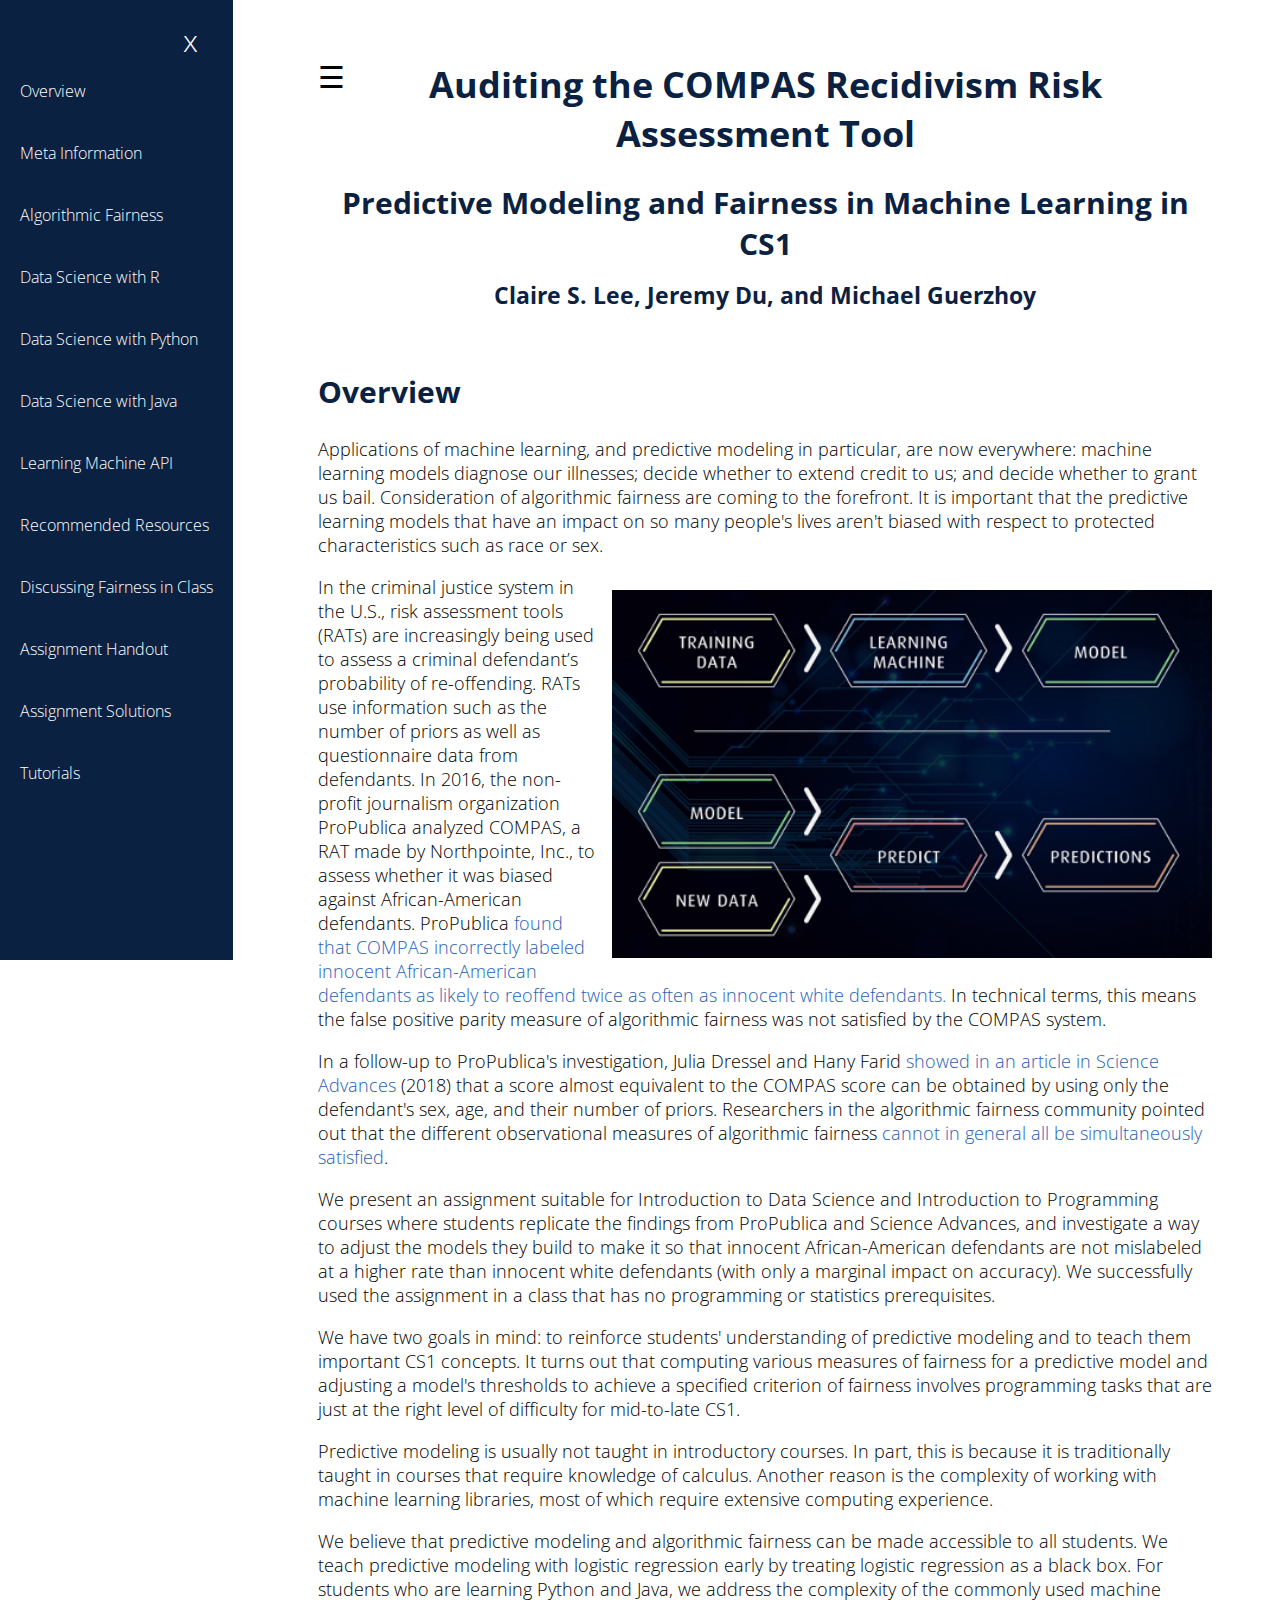
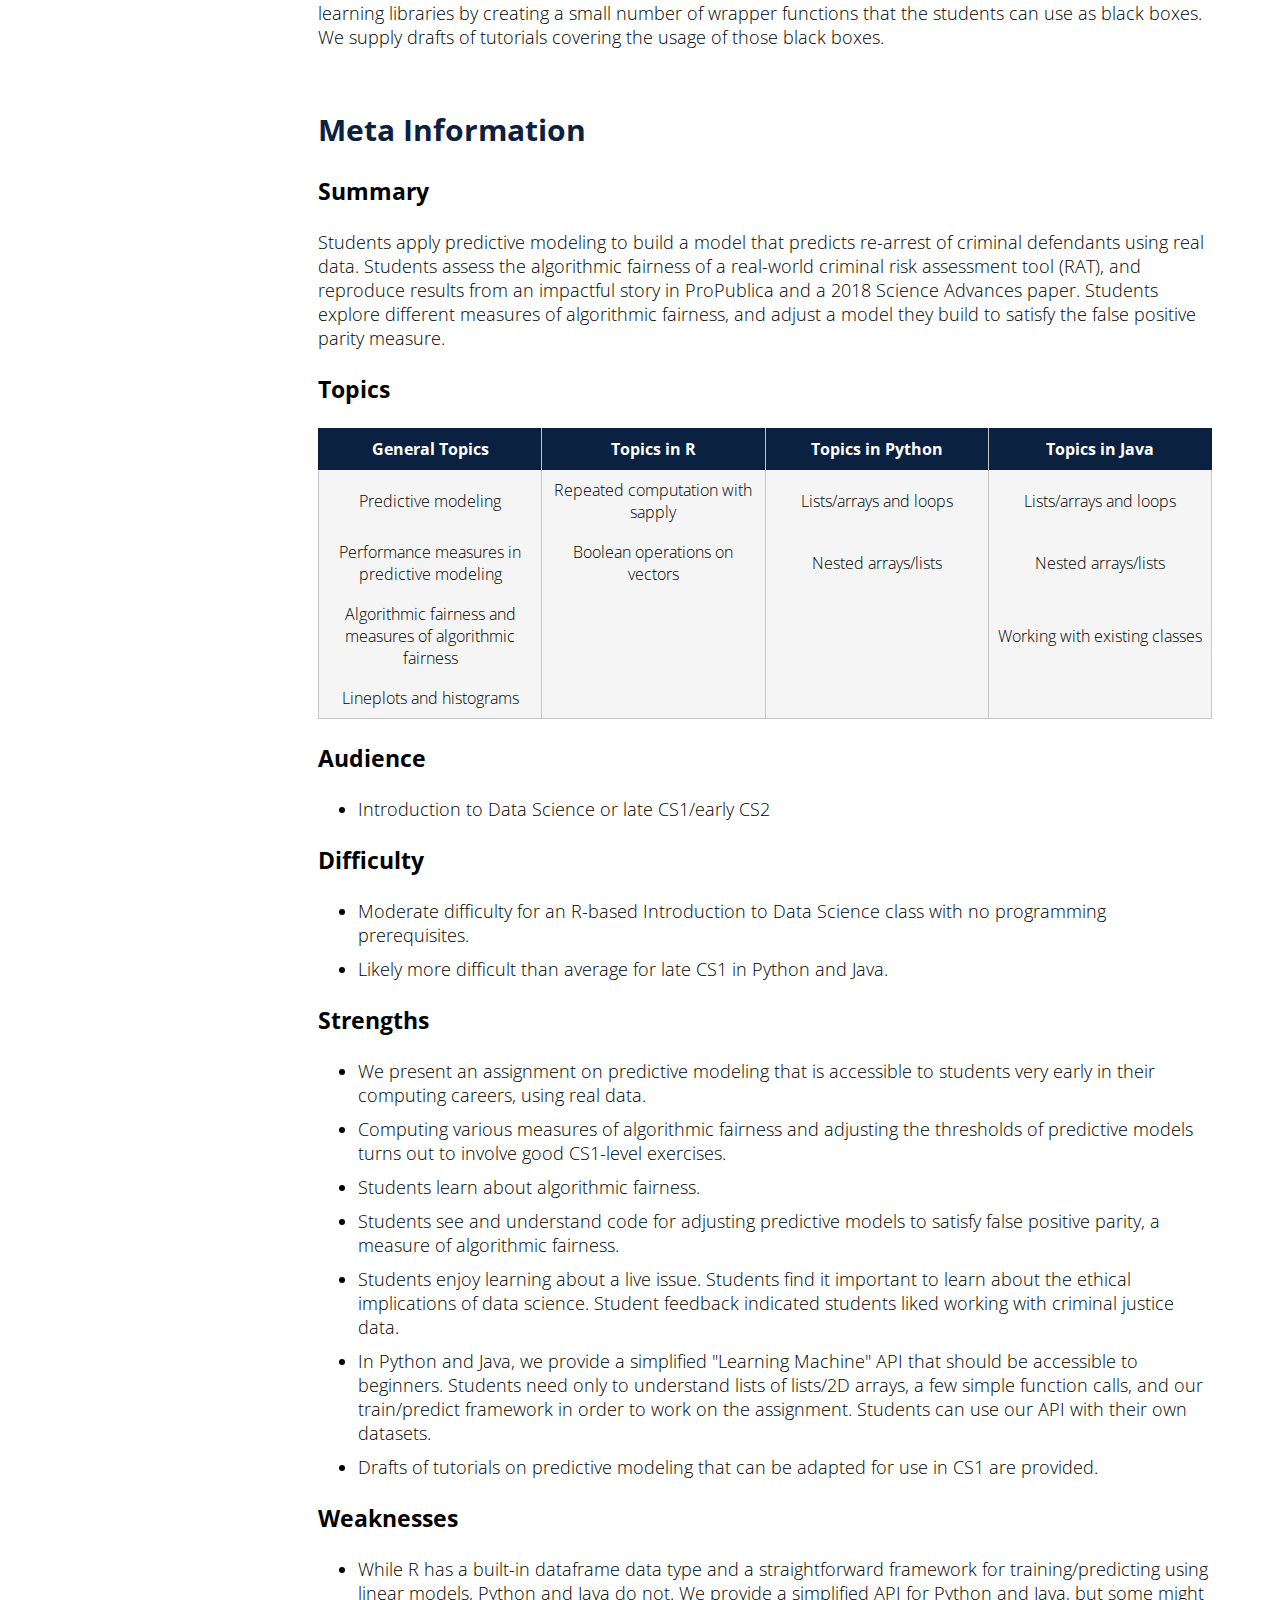
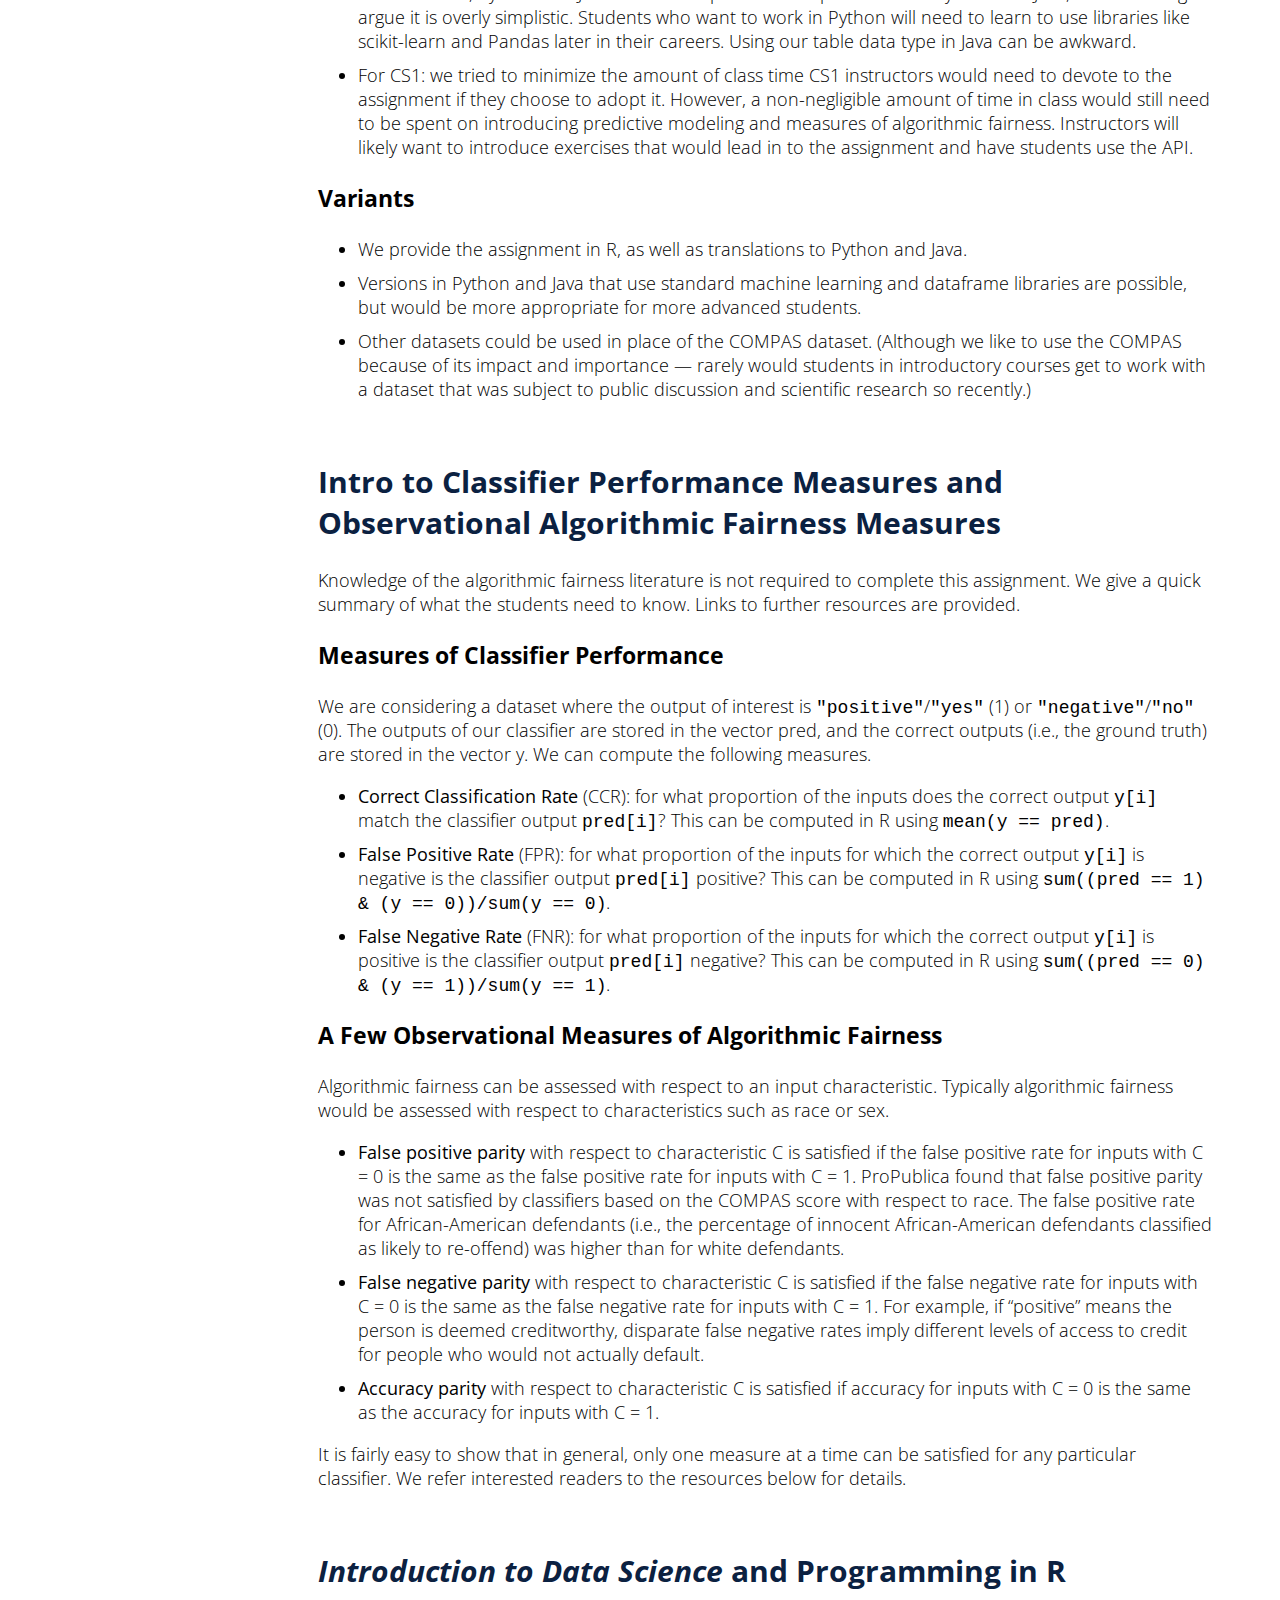
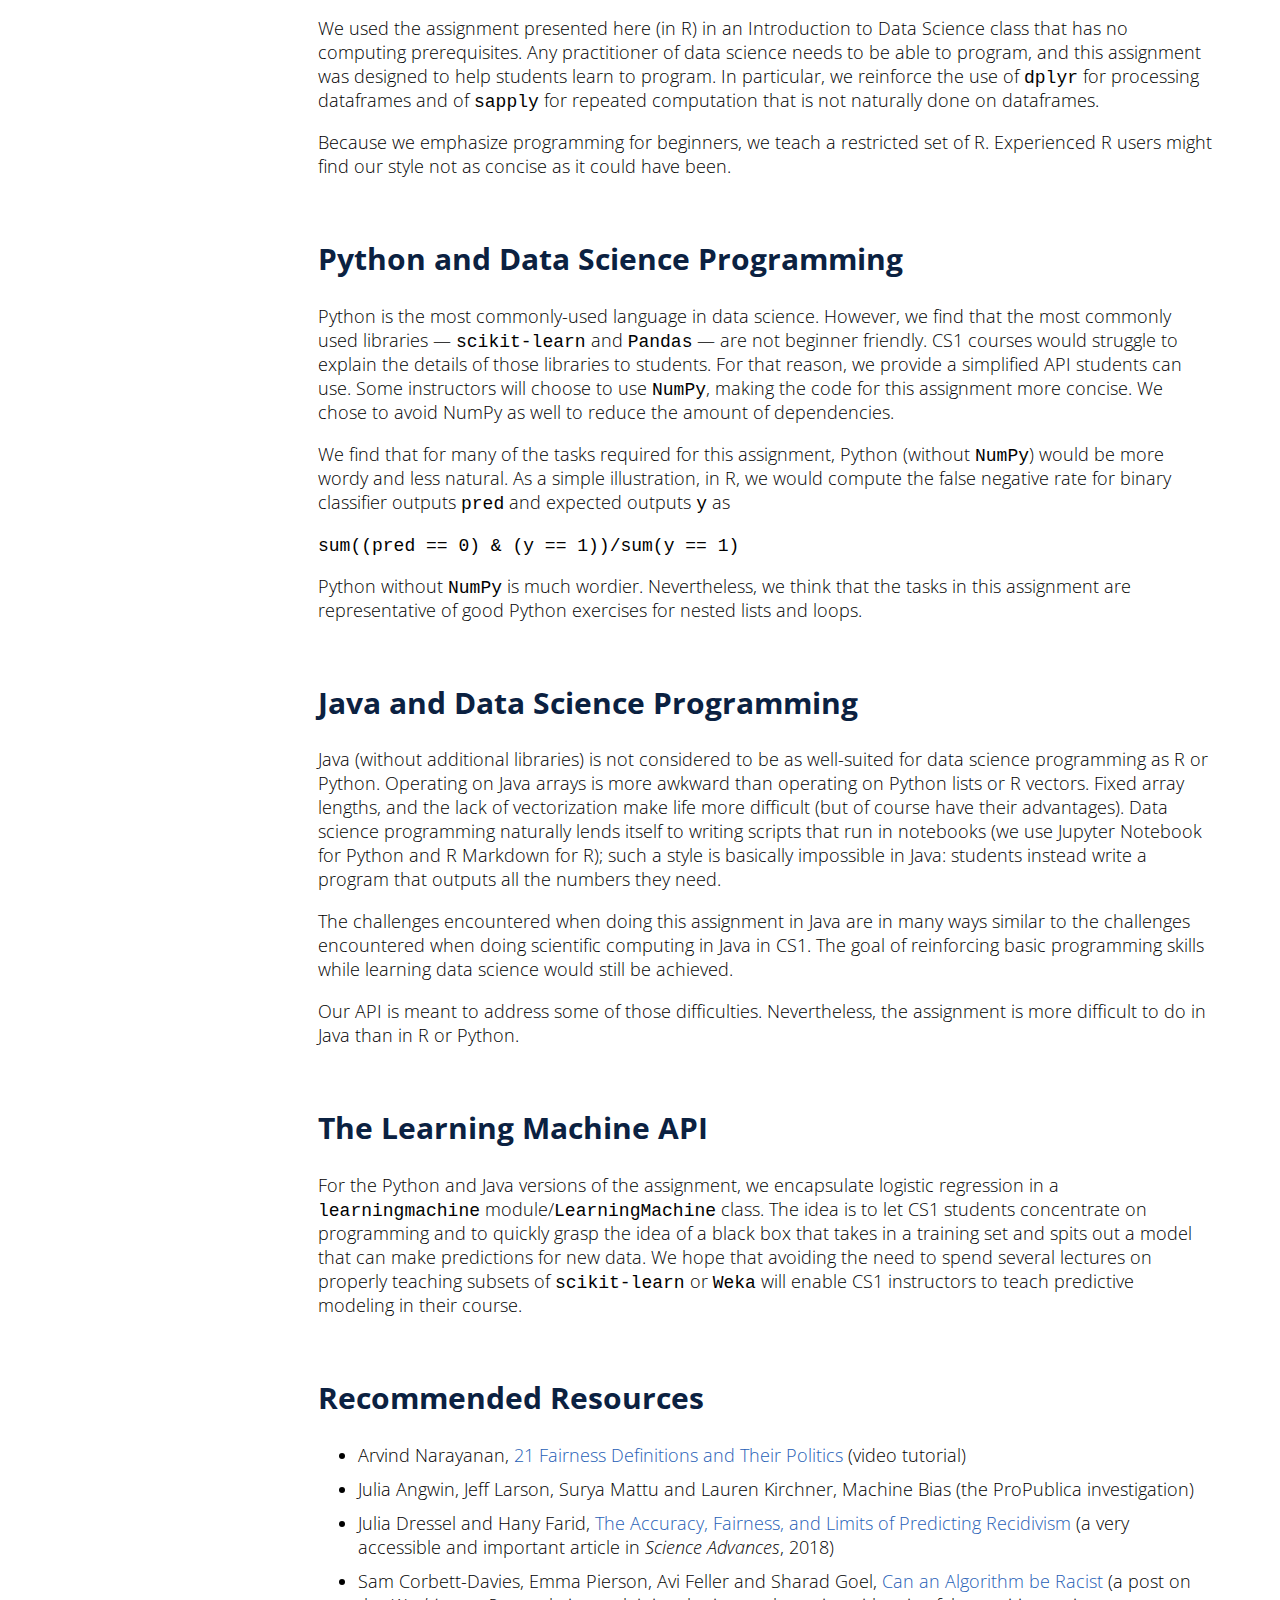
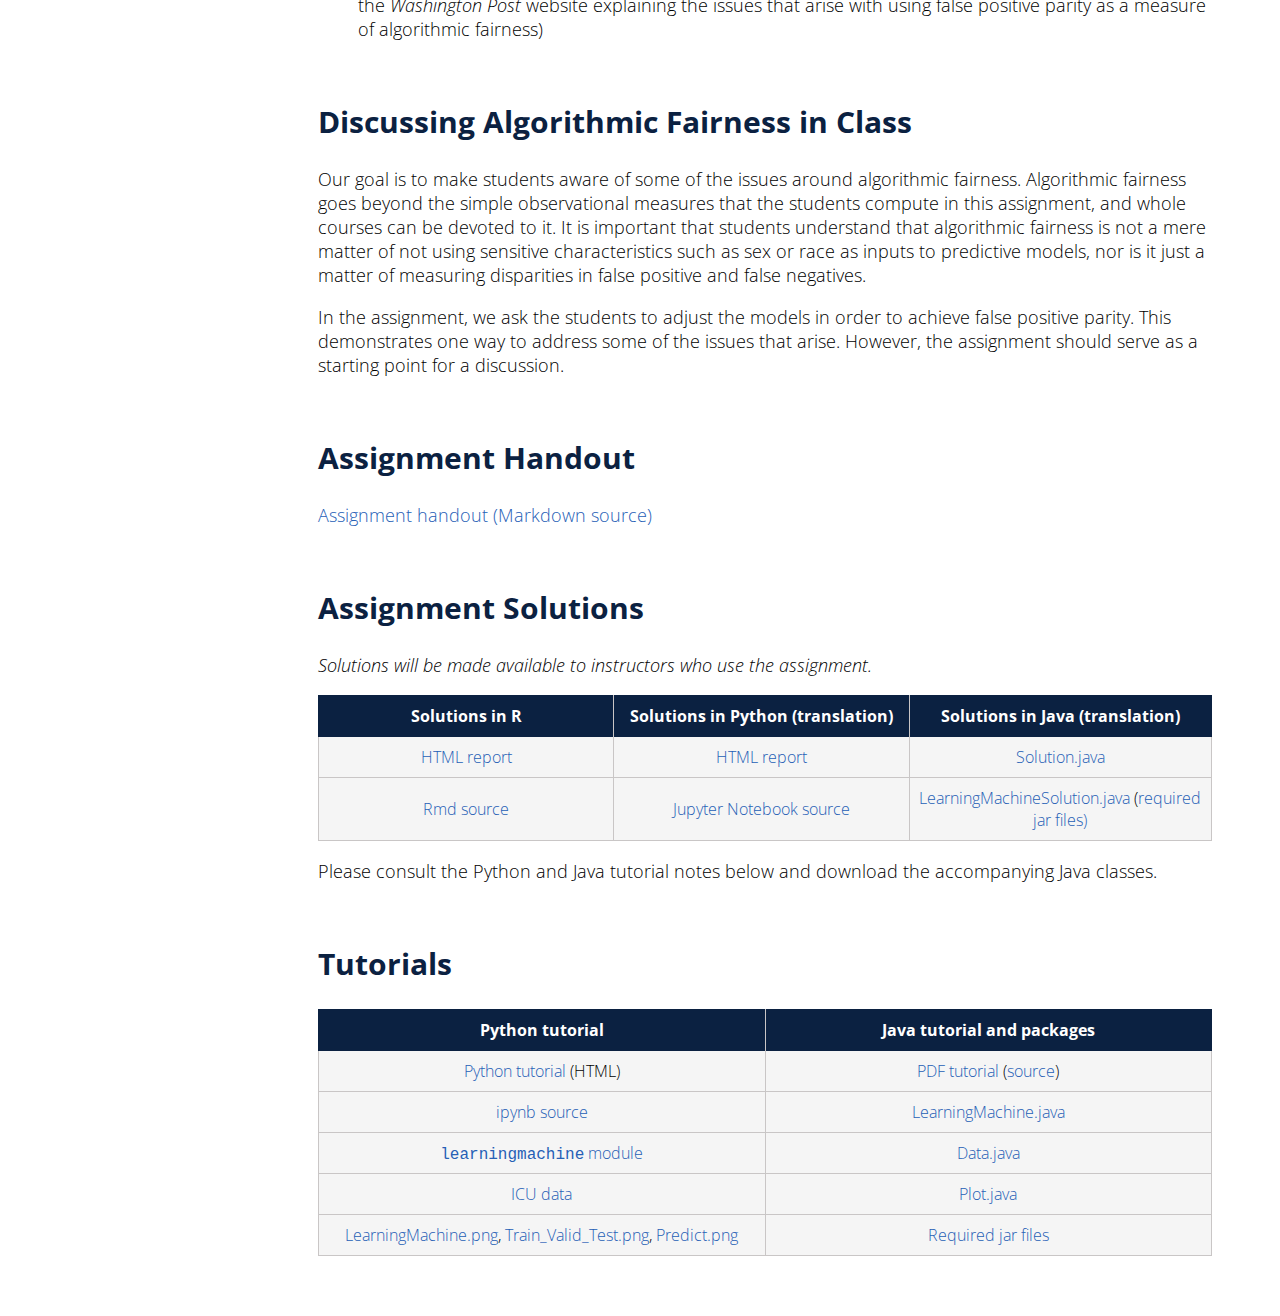
<file: index.html>
<!DOCTYPE html>
<html lang="en">

<head>
  <meta charset="UTF-8">
  <meta name="viewport" content="width=device-width, initial-scale=1.0">
  <title>Predictive Modeling Early</title>
  <link rel="stylesheet" href="css/style.css">
  <link href="https://fonts.googleapis.com/css2?family=Open+Sans:ital,wght@0,300;0,400;1,300;1,400&display=swap"
    rel="stylesheet">
</head>

<body>
  <div id="mysidebar" class="sidebar">
    <a href="javascipt:void(0)" class="xbutton" onclick="closesidebar()">x</a>
    <a href="#overview">Overview</a>
    <a href="#meta-info">Meta Information</a>
    <a href="#classifier">Algorithmic Fairness</a>
    <a href="#data-science">Data Science with R</a>
    <a href="#python">Data Science with Python</a>
    <a href="#java">Data Science with Java</a>
    <a href="#learning-machine-api">Learning Machine API</a>
    <a href="#resources">Recommended Resources</a>
    <a href="#fairness">Discussing Fairness in Class</a>
    <a href="#handout">Assignment Handout</a>
    <a href="#solutions">Assignment Solutions</a>
    <a href="#tutorials">Tutorials</a>
  </div>

  <div id="main">
    <button class="hamburger-icon" onclick="opensidebar()">&#9776;</button>
    <h1>Auditing the COMPAS Recidivism Risk Assessment Tool</h1>
    <h2 id="title">Predictive Modeling and Fairness in Machine Learning in CS1</h2>
    <h2 id="author">Claire S. Lee, Jeremy Du, and Michael Guerzhoy</h2>
    <!-- <div class="menu-btn"></div>
    <div class="menu-btn-burger"></div> -->
    <div id="overview">
      <h2>Overview</h2>
      <p>Applications of machine learning, and predictive modeling in particular, are now everywhere: machine learning
        models diagnose our illnesses; decide whether to extend credit to us; and decide whether to grant us bail.
        Consideration of algorithmic fairness are coming to the forefront. It is important that the predictive learning
        models that have an impact on so many people's lives aren't biased with respect to protected characteristics
        such
        as
        race or sex.</p>
      <img src="images/learningmachine.png" alt="Learning Machine" class="right" width="600px">
      <p>
        In the criminal justice system in the U.S., risk assessment tools (RATs) are increasingly being used to assess a
        criminal defendant’s probability of re-offending. RATs use information such as the number of priors as well as
        questionnaire data from defendants. In 2016, the non-profit journalism organization ProPublica analyzed COMPAS,
        a
        RAT made by Northpointe, Inc., to assess whether it was biased against African-American defendants. ProPublica
        <a href="https://www.propublica.org/article/machine-bias-risk-assessments-in-criminal-sentencing"
          target="_blank">found
          that COMPAS incorrectly labeled innocent African-American defendants as likely to reoffend twice as often as
          innocent white defendants.</a> In technical terms, this means the false positive parity measure of algorithmic
        fairness
        was not satisfied by the COMPAS system.</p>
      <p>
        In a follow-up to ProPublica's investigation, Julia Dressel and Hany Farid <a
          href="https://advances.sciencemag.org/content/4/1/eaao5580.full" target="_blank">showed in an article in
          Science
          Advances</a>
        (2018) that a score almost equivalent to the COMPAS score can be obtained by using only the defendant's sex,
        age,
        and their number of priors. Researchers in the algorithmic fairness community pointed out that the different
        observational measures of algorithmic fairness <a href="https://arxiv.org/pdf/1703.00056.pdf"
          target="_blank">cannot
          in general all
          be simultaneously satisfied</a>.</p>
      <p>We present an assignment suitable for Introduction to Data Science and Introduction to Programming courses
        where
        students replicate the findings from ProPublica and Science Advances, and investigate a way to adjust the models
        they build to make it so that innocent African-American defendants are not mislabeled at a higher rate than
        innocent
        white defendants (with only a marginal impact on accuracy). We successfully used the assignment in a class that
        has
        no programming or statistics prerequisites.</p>
      <p>We have two goals in mind: to reinforce students' understanding of predictive modeling and to teach them
        important
        CS1 concepts. It turns out that computing various measures of fairness for a predictive model and adjusting a
        model's thresholds to achieve a specified criterion of fairness involves programming tasks that are just at the
        right level of difficulty for mid-to-late CS1.</p>
      <p>Predictive modeling is usually not taught in introductory courses. In part, this is because it is traditionally
        taught in courses that require knowledge of calculus. Another reason is the complexity of working with machine
        learning libraries, most of which require extensive computing experience.</p>
      <p>We believe that predictive modeling and algorithmic fairness can be made accessible to all students. We teach
        predictive modeling with logistic regression early by treating logistic regression as a black box. For students
        who
        are learning Python and Java, we address the complexity of the commonly used machine learning libraries by
        creating
        a small number of wrapper functions that the students can use as black boxes. We supply drafts of tutorials
        covering
        the usage of those black boxes.</p>
    </div>


    <div id="meta-info">
      <h2>Meta Information</h2>
      <h3>Summary</h3>
      <p>Students apply predictive modeling to build a model that predicts re-arrest of criminal defendants using real
        data.
        Students assess the algorithmic fairness of a real-world criminal risk assessment tool (RAT), and reproduce
        results
        from an impactful story in ProPublica and a 2018 Science Advances paper. Students explore different measures of
        algorithmic fairness, and adjust a model they build to satisfy the false positive parity measure.</p>
      <h3>Topics</h3>
      <table id="meta-table">
        <tr>
          <th>General Topics</th>
          <th>Topics in R</th>
          <th>Topics in Python</th>
          <th>Topics in Java</th>
        </tr>
        <tr id="second_row">
          <td>Predictive modeling</td>
          <td>Repeated computation with sapply</td>
          <td>Lists/arrays and loops</td>
          <td>Lists/arrays and loops</td>
        </tr>
        <tr>
          <td>Performance measures in predictive modeling</td>
          <td id="no_border">Boolean operations on vectors</td>
          <td id="no_border">Nested arrays/lists</td>
          <td>Nested arrays/lists</td>
        </tr>
        <tr>
          <td>Algorithmic fairness and measures of algorithmic fairness</td>
          <td id="no_border"></td>
          <td id="no_border"></td>
          <td id="no_border">Working with existing classes</td>
        </tr>
        <tr>
          <td>Lineplots and histograms</td>
          <td></td>
          <td></td>
          <td></td>
        </tr>
      </table>

      <h3>Audience</h3>
      <ul>
        <li>Introduction to Data Science or late CS1/early CS2</li>
      </ul>
      <h3>Difficulty</h3>
      <ul>
        <li>Moderate difficulty for an R-based Introduction to Data Science class with no programming prerequisites.
        </li>
        <li>Likely more difficult than average for late CS1 in Python and Java.</li>
      </ul>
      <h3>Strengths</h3>
      <ul>
        <li>We present an assignment on predictive modeling that is accessible to students very early in their computing
          careers, using real data.</li>
        <li>Computing various measures of algorithmic fairness and adjusting the thresholds of predictive models turns
          out
          to involve good CS1-level exercises.</li>
        <li>Students learn about algorithmic fairness.</li>
        <li>Students see and understand code for adjusting predictive models to satisfy false positive parity, a measure
          of
          algorithmic fairness.</li>
        <li>Students enjoy learning about a live issue. Students find it important to learn about the ethical
          implications
          of data science. Student feedback indicated students liked working with criminal justice data.</li>
        <li>In Python and Java, we provide a simplified "Learning Machine" API that should be accessible to beginners.
          Students need only to understand lists of lists/2D arrays, a few simple function calls, and our train/predict
          framework in order to work on the assignment. Students can use our API with their own datasets.</li>
        <li>Drafts of tutorials on predictive modeling that can be adapted for use in CS1 are provided.</li>
      </ul>
      <h3>Weaknesses</h3>
      <ul>
        <li>While R has a built-in dataframe data type and a straightforward framework for training/predicting using
          linear
          models, Python and Java do not. We provide a simplified API for Python and Java, but some might argue it is
          overly
          simplistic. Students who want to work in Python will need to learn to use libraries like scikit-learn and
          Pandas
          later in their careers. Using our table data type in Java can be awkward.</li>
        <li>For CS1: we tried to minimize the amount of class time CS1 instructors would need to devote to the
          assignment
          if
          they choose to adopt it. However, a non-negligible amount of time in class would still need to be spent on
          introducing predictive modeling and measures of algorithmic fairness. Instructors will likely want to
          introduce
          exercises that would lead in to the assignment and have students use the API.</li>
      </ul>
      <h3>Variants</h3>
      <ul>
        <li>We provide the assignment in R, as well as translations to Python and Java.</li>
        <li>Versions in Python and Java that use standard machine learning and dataframe libraries are possible, but
          would
          be more appropriate for more advanced students.</li>
        <li>Other datasets could be used in place of the COMPAS dataset. (Although we like to use the COMPAS because of
          its
          impact and importance &mdash; rarely would students in introductory courses get to work with a dataset that
          was
          subject
          to public discussion and scientific research so recently.)</li>
      </ul>
    </div>


    <div id="classifier">
      <h2>Intro to Classifier Performance Measures and Observational Algorithmic Fairness Measures</h2>
      <p>Knowledge of the algorithmic fairness literature is not required to complete this assignment. We give a quick
        summary of what the students need to know. Links to further resources are provided.</p>

      <h3>Measures of Classifier Performance</h3>
      <p>We are considering a dataset where the output of interest is <tt>"positive"</tt>/<tt>"yes"</tt> (1) or
        <tt>"negative"</tt>/<tt>"no"</tt> (0). The outputs of our classifier are stored in the vector pred, and the
        correct
        outputs (i.e., the ground truth) are stored in the vector y. We can compute the following measures.</p>
      <ul>
        <li><b>Correct Classification Rate</b> (CCR): for what proportion of the inputs does the correct output
          <tt>y[i]</tt> match the classifier output <tt>pred[i]</tt>? This can be computed in R using <tt>mean(y ==
            pred)</tt>.</li>
        <li><b>False Positive Rate</b> (FPR): for what proportion of the inputs for which the correct output
          <tt>y[i]</tt>
          is negative is
          the classifier output <tt>pred[i]</tt> positive? This can be computed in R using <tt>sum((pred == 1) & (y ==
            0))/sum(y == 0)</tt>.
        </li>
        <li><b>False Negative Rate</b> (FNR): for what proportion of the inputs for which the correct output
          <tt>y[i]</tt>
          is positive is the classifier output <tt>pred[i]</tt> negative? This can be computed in R using <tt>sum((pred
            ==
            0) & (y == 1))/sum(y == 1)</tt>.
        </li>
      </ul>

      <h3>A Few Observational Measures of Algorithmic Fairness</h3>
      <p>Algorithmic fairness can be assessed with respect to an input characteristic. Typically algorithmic fairness
        would
        be assessed with respect to characteristics such as race or sex.</p>
      <ul>
        <li><b>False positive parity</b> with respect to characteristic C is satisfied if the false positive rate for
          inputs
          with C
          = 0 is the same as the false positive rate for inputs with C = 1. ProPublica found that false positive parity
          was
          not satisfied by classifiers based on the COMPAS score with respect to race. The false positive rate for
          African-American defendants (i.e., the percentage of innocent African-American defendants classified as likely
          to
          re-offend) was higher than for white defendants.</li>
        <li><b>False negative parity</b> with respect to characteristic C is satisfied if the false negative rate for
          inputs
          with C
          = 0 is the same as the false negative rate for inputs with C = 1. For example, if “positive” means the person
          is
          deemed creditworthy, disparate false negative rates imply different levels of access to credit for people who
          would not actually default.</li>
        <li><b>Accuracy parity</b> with respect to characteristic C is satisfied if accuracy for inputs with C = 0 is
          the
          same as
          the accuracy for inputs with C = 1.</li>
      </ul>
      <p>It is fairly easy to show that in general, only one measure at a time can be satisfied for any particular
        classifier. We refer interested readers to the resources below for details.</p>
    </div>

    <div id="data-science">
      <h2><i>Introduction to Data Science</i> and Programming in R</h2>
      <p>We used the assignment presented here (in R) in an Introduction to Data Science class that has no computing
        prerequisites. Any practitioner of data science needs to be able to program, and this assignment was designed to
        help students learn to program. In particular, we reinforce the use of <tt>dplyr</tt> for processing dataframes
        and
        of <tt>sapply</tt>
        for repeated computation that is not naturally done on dataframes.</p>
      <p>Because we emphasize programming for beginners, we teach a restricted set of R. Experienced R users might find
        our
        style not as concise as it could have been.</p>
    </div>

    <div id="python">
      <h2>Python and Data Science Programming</h2>
      <p>Python is the most commonly-used language in data science. However, we find that the most commonly used
        libraries
        &mdash; <tt>scikit-learn</tt> and <tt>Pandas</tt> &mdash; are not beginner friendly. CS1 courses would struggle
        to
        explain
        the
        details of those
        libraries to students. For that reason, we provide a simplified API students can use. Some instructors will
        choose
        to use <tt>NumPy</tt>, making the code for this assignment more concise. We chose to avoid NumPy as well to
        reduce
        the amount
        of dependencies.</p>
      <p>We find that for many of the tasks required for this assignment, Python (without <tt>NumPy</tt>) would be more
        wordy and
        less natural. As a simple illustration, in R, we would compute the false negative rate for binary classifier
        outputs
        <tt>pred</tt> and expected outputs <tt>y</tt> as </p>

      <p><tt>sum((pred == 0) & (y == 1))/sum(y == 1)</tt></p>
      <p>Python without <tt>NumPy</tt> is much wordier. Nevertheless, we think that the tasks in this assignment are
        representative
        of good Python exercises for nested lists and loops.</p>
    </div>

    <div id="java">
      <h2>Java and Data Science Programming</h2>
      <p>Java (without additional libraries) is not considered to be as well-suited for data science programming as R or
        Python. Operating on Java arrays is more awkward than operating on Python lists or R vectors. Fixed array
        lengths,
        and the lack of vectorization make life more difficult (but of course have their advantages). Data science
        programming naturally lends itself to writing scripts that run in notebooks (we use Jupyter Notebook for Python
        and
        R Markdown for R); such a style is basically impossible in Java: students instead write a program that outputs
        all
        the numbers they need.</p>
      <p>The challenges encountered when doing this assignment in Java are in many ways similar to the challenges
        encountered when doing scientific computing in Java in CS1. The goal of reinforcing basic programming skills
        while
        learning data science would still be achieved.</p>
      <p>Our API is meant to address some of those difficulties. Nevertheless, the assignment is more difficult to do in
        Java than in R or Python.</p>
    </div>

    <div id="learning-machine-api">
      <h2>The Learning Machine API</h2>
      <p>For the Python and Java versions of the assignment, we encapsulate logistic regression in a
        <tt>learningmachine</tt>
        module/<tt>LearningMachine</tt> class. The idea is to let CS1 students concentrate on programming and to quickly
        grasp the
        idea of a black box that takes in a training set and spits out a model that can make predictions for new data.
        We
        hope that avoiding the need to spend several lectures on properly teaching subsets of <tt>scikit-learn</tt> or
        <tt>Weka</tt> will
        enable CS1 instructors to teach predictive modeling in their course.</p>
    </div>

    <div id="resources">
      <h2>Recommended Resources</h2>
      <ul>
        <li>Arvind Narayanan, <a href="https://www.youtube.com/watch?v=jIXIuYdnyyk" target="_blank">21 Fairness
            Definitions
            and Their
            Politics</a> (video tutorial)</li>
        <li>Julia Angwin, Jeff Larson, Surya Mattu and Lauren Kirchner, Machine Bias (the ProPublica investigation)</li>
        <li>Julia Dressel and Hany Farid, <a href="https://advances.sciencemag.org/content/4/1/eaao5580.full"
            target="_blank">The Accuracy,
            Fairness, and Limits of Predicting Recidivism</a> (a very accessible and
          important article in <i>Science Advances</i>, 2018)</li>
        <li>Sam Corbett-Davies, Emma Pierson, Avi Feller and Sharad Goel, <a
            href="https://www.washingtonpost.com/news/monkey-cage/wp/2016/10/17/can-an-algorithm-be-racist-our-analysis-is-more-cautious-than-propublicas/"
            target="_blank">Can
            an Algorithm be Racist</a> (a post on the
          <i>Washington Post</i> website explaining the issues that arise with using false positive parity as a measure
          of
          algorithmic fairness)</li>
      </ul>
    </div>

    <div id="fairness">
      <h2>Discussing Algorithmic Fairness in Class</h2>
      <p>Our goal is to make students aware of some of the issues around algorithmic fairness. Algorithmic fairness goes
        beyond the simple observational measures that the students compute in this assignment, and whole courses can be
        devoted to it. It is important that students understand that algorithmic fairness is not a mere matter of not
        using
        sensitive characteristics such as sex or race as inputs to predictive models, nor is it just a matter of
        measuring
        disparities in false positive and false negatives.</p>
      <p>In the assignment, we ask the students to adjust the models in order to achieve false positive parity. This
        demonstrates one way to address some of the issues that arise. However, the assignment should serve as a
        starting
        point for a discussion.</p>
    </div>

    <div id="handout">
      <h2>Assignment Handout</h2>
      <p><a href="handout/index.html" target="_blank">Assignment handout</a> <a href="handout/index.Rmd"
          target="_blank">(Markdown
          source)</a></p>
    </div>

    <div id="solutions">
      <h2>Assignment Solutions</h2>
      <p><i>Solutions will be made available to instructors who use the assignment.</i></p>
      <table>
        <tr>
          <th>Solutions in R</th>
          <th>Solutions in Python (translation)</th>
          <th>Solutions in Java (translation)</th>
        </tr>
        <tr id="second_row">
          <td><a href="r_soln/index.html" target="_blank">HTML report</a></td>
          <td><a href="py_soln/COMPAS_PythonSolutions.html" target="_blank">HTML report</td>
          <td><a href="java_soln/Solution.java" target="_blank">Solution.java</a></td>
        </tr>
        <tr>
          <td><a href="r_soln/index.Rmd" download="index.Rmd">Rmd source</a></td>
          <td><a href="py_soln/COMPAS_PythonSolutions.ipynb" target="_blank">Jupyter Notebook source</a></td>
          <td><a href="java_soln/LearningMachineSolution.java" target="_blank">LearningMachineSolution.java</a> (<a
              href="java_files/packages.zip" target="_blank">required jar files)</a></td>
        </tr>
      </table>
      <p>Please consult the Python and Java tutorial notes below and download the accompanying Java classes. </p>
    </div>

    <div id="tutorials">
      <h2>Tutorials</h2>
      <table>
        <tr>
          <th>Python tutorial</th>
          <th>Java tutorial and packages</th>
        </tr>
        <tr id="second_row">
          <td><a href="py_tutorial/PredictiveModelingTutorial.html" target="_blank">Python tutorial</a> (HTML)</td>
          <td><a href="java_files/java_tutorial/ICU Tutorial Java.pdf" target="_blank">PDF tutorial</a> (<a
              href="java_files/java_tutorial/java_tutorial.zip" target="_blank">source</a>)</td>
        </tr>
        <tr>
          <td><a href="py_tutorial/PredictiveModelingTutorial.ipynb" download="PredictiveModelingTutorial.ipynb">ipynb
              source</a></td>
          <td><a href="java_files/LearningMachine.java" target="_blank">LearningMachine.java</a></td>
        </tr>
        <tr>
          <td><a href="py_tutorial/learningmachine.py" download="learningmachine.py"><tt>learningmachine</tt> module</a>
          </td>
          <td><a href="java_files/Data.java" target="_blank">Data.java</a></td>
        </tr>
        <tr>
          <td><a href="py_tutorial/ICU_data.csv" target="_blank">ICU data</a></td>
          <td><a href="java_files/Plot.java" target="_blank">Plot.java</a></td>
        </tr>
        <tr>
          <td><a href="py_tutorial/LearningMachine.png" target="_blank">LearningMachine.png</a>, <a
              href="py_tutorial/Train_Valid_Test.png" target="_blank">Train_Valid_Test.png</a>, <a
              href="py_tutorial/Predict.png" target="_blank">Predict.png</a></td>
          <td><a href="java_files/packages.zip" target="_blank">Required jar files</a></td>
        </tr>
      </table>
    </div>
  </div>

  <script>
    function opensidebar() {
      document.getElementById("mysidebar").style.width = "250px";
      document.getElementById("main").style.marginLeft = "310px";
    }

    function closesidebar() {
      document.getElementById("mysidebar").style.width = "0";
      document.getElementById("main").style.marginLeft = "60px";
    }
  </script>
</body>

</html>
</file>
<file: css/style.css>
/* SIDEBAR NAVIGATION */
#main, .sidebar {
  font-family: 'Open Sans', sans-serif;
  font-weight: 300;
  font-size: 18px;
}

.sidebar {
  width: 250;
  height: 100%;
  position: fixed;
  z-index: 1;
  top: 0;
  left: 0;
  background-color: rgb(11, 33, 65);
  overflow-x: hidden;
  font-size: 16px;
  text-align: left;
  transition: 0.5s;
  padding-top: 60px;
}

.sidebar a {
  display: block;
  color: white !important;
  text-align: left;
  padding: 20px 20px;
  text-decoration: none !important;
  transition: 0.3s;
}

.sidebar .xbutton {
  position: absolute;
  top: 0;
  right: 15px;
  font-size: 30px;
  margin-left: 200px;
}

.hamburger-icon {
  font-size: 30px;
  cursor: pointer;
  border: none;
  background: white;
  padding: 0;
  position: absolute;
  background-color: none;
}

/* MAIN */
#main {
  margin: 60px;
  margin-left: 310px;
  transition: margin-left .5s;
}

h1{
  margin-top: 5px;
  font-size: 36px;
  margin-left: 10px;
  margin-right: 10px;
}

h2{
  margin-top: 60px;
  font-size: 30px;
}

h2#title {
  margin: 0 auto;
}

h2#author {
  margin: 0 auto;
  margin-top: 15px;
  font-size: 23px;
  text-align: center;
}

h1, h2 {
  color: rgb(11, 33, 65);
}

h1, h2#title {
  text-align: center;
}
 
h3{
  font-size: 23px;
}

p, ul{
  font-weight: 300;
}

li {
  margin-bottom: 10px;;
}

/* SCREEN SIZE FORMATTNG */
/* @media screen and (max-width: 400px) {
  img {
    width: 400px;
  }
} */

/* IMAGE FORMATTING */
img {
  max-width: 100%;
}

.right {
  float: right;
  padding-left: 15px;
  padding-top: 15px;
  padding-bottom: 15px;
}

/* HYPERLINK FORMATTING */
a{
  text-decoration: none;
  
}
a:link {
  color: rgb(38, 96, 182);
}

a:visited {
  color: rgb(25, 67, 129);
}

a:hover{
  text-decoration: underline;
}

/* TABLE FORMATTING */
table {
  border-collapse: collapse;
  width: 100%;
  text-align: center;
  font-size: 16px;
}

td, th {
  padding: 9px;
  width: 25%;
  border-left: 1px solid rgb(201, 198, 198);
  border-right: 1px solid rgb(201, 198, 198);
}

td{
  background-color:whitesmoke;
  border-bottom: 1px solid rgb(201, 198, 198);
}

th {
  background-color: rgb(11, 33, 65);
  color: white;
  padding-top: 10px;
  padding-bottom: 10px;
}

th:first-of-type {
  border-left: 1px solid rgb(11, 33, 65);
}

th:last-of-type{
  border-right: 1px solid rgb(11, 33, 65);
}

tr:last-child{
  border-bottom: 1px solid rgb(201, 198, 198);
}

/* META INFORMATION TABLE FORMATTING */
table#meta-table td {
  border-bottom: none;
}
</file>
